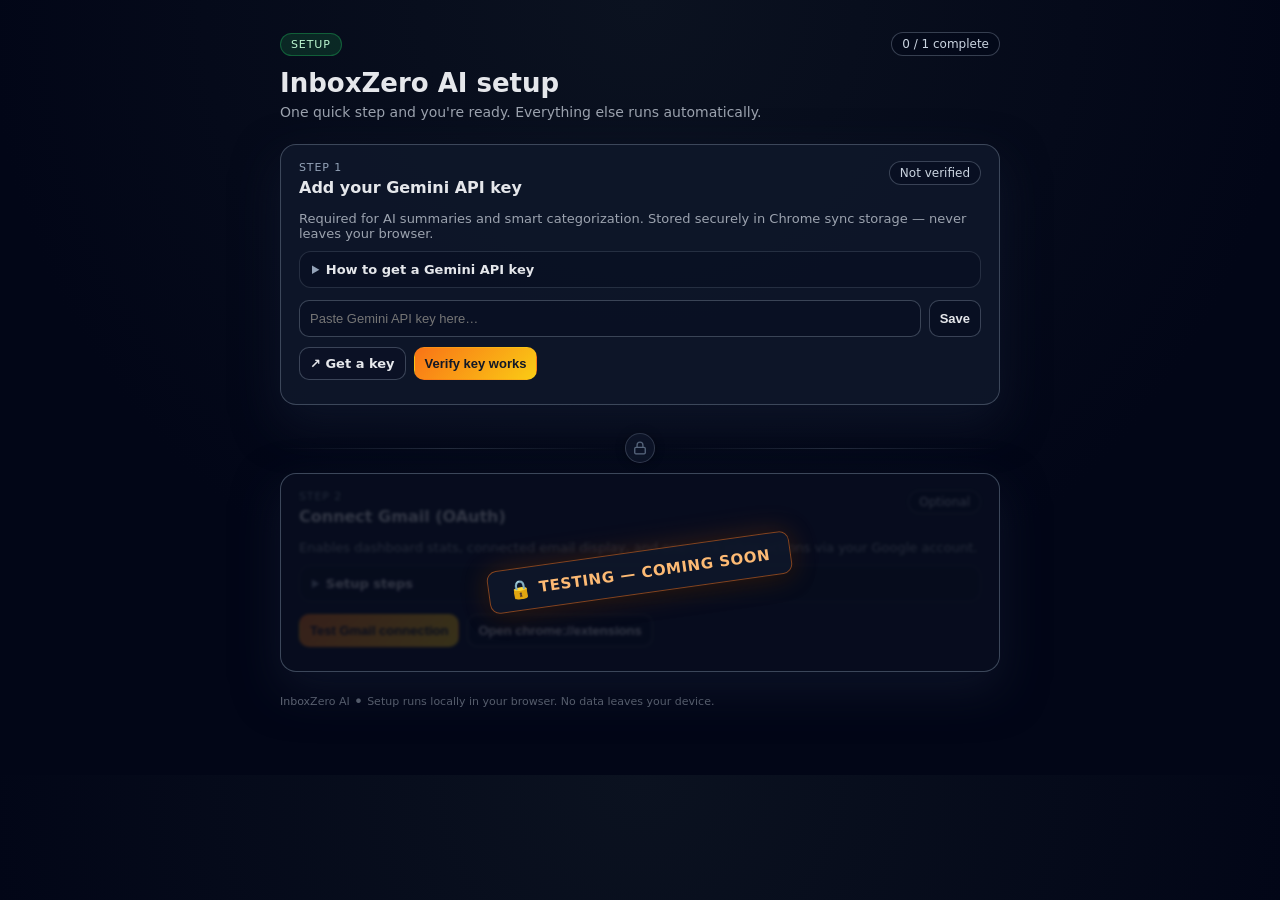
<file: onboarding/index.html>
<!DOCTYPE html>
<html lang="en">
<head>
  <meta charset="UTF-8">
  <title>InboxZero AI – Setup</title>
  <link rel="stylesheet" href="onboarding.css">
</head>
<body>
  <div class="page">
    <header class="hero">
      <div class="hero-top">
        <div class="hero-badge">Setup</div>
        <div id="progressPill" class="pill">0 / 1 complete</div>
      </div>
      <h1>InboxZero AI setup</h1>
      <p class="hero-sub">One quick step and you're ready. Everything else runs automatically.</p>
    </header>

    <main>
      <!-- STEP 1: Gemini API Key (active, required) -->
      <section id="stepGemini" class="card step-card">
        <div class="step-head">
          <div>
            <div class="step-kicker">Step 1</div>
            <h2>Add your Gemini API key</h2>
          </div>
          <div id="statusGemini" class="status pending">Not verified</div>
        </div>

        <p class="subtle">
          Required for AI summaries and smart categorization. Stored securely in Chrome sync storage — never leaves your browser.
        </p>

        <details class="details">
          <summary>How to get a Gemini API key</summary>
          <ol class="steps">
            <li>Open <a href="https://aistudio.google.com/app/apikey" target="_blank" rel="noreferrer">Google AI Studio – API Keys</a>.</li>
            <li>Sign in with any Google account.</li>
            <li>Click <strong>Create API key</strong> and copy it.</li>
            <li>Paste it below and click <strong>Save</strong>.</li>
            <li>Click <strong>Verify key works</strong> to complete setup.</li>
          </ol>
          <p class="hint">
            <strong>NO_API_KEY</strong> → click Save before verifying.<br>
            <strong>API error 4xx/5xx</strong> → key is invalid or rate-limited. Create a new one.
          </p>
        </details>

        <div class="input-row">
          <input id="geminiKeyInput" class="text-input" placeholder="Paste Gemini API key here…">
          <button id="btnSaveGeminiKey" class="btn">Save</button>
        </div>

        <div class="actions">
          <a class="btn link" href="https://aistudio.google.com/app/apikey" target="_blank" rel="noreferrer">↗ Get a key</a>
          <button id="btnTestGemini" class="btn primary">Verify key works</button>
        </div>
        <div id="msgGemini" class="msg"></div>
      </section>

      <!-- STEP 2: OAuth — Coming Soon -->
      <div class="coming-soon-wrapper">
        <div class="divider-lock">
          <div class="divider-line"></div>
          <div class="divider-icon" title="Requires OAuth — coming soon">
            <svg width="14" height="14" viewBox="0 0 24 24" fill="none" stroke="currentColor" stroke-width="2.2" stroke-linecap="round" stroke-linejoin="round">
              <rect x="3" y="11" width="18" height="11" rx="2" ry="2"></rect>
              <path d="M7 11V7a5 5 0 0 1 10 0v4"></path>
            </svg>
          </div>
          <div class="divider-line"></div>
        </div>

        <section id="stepOAuth" class="card step-card oauth-card">
          <div class="step-head">
            <div>
              <div class="step-kicker">Step 2</div>
              <h2>Connect Gmail (OAuth)</h2>
            </div>
            <div class="status pending">Optional</div>
          </div>

          <p class="subtle">
            Enables dashboard stats, connected email display, and one-click inbox actions via your Google account.
          </p>

          <details class="details">
            <summary>Setup steps</summary>
            <ol class="steps">
              <li>Create a project in Google Cloud Console.</li>
              <li>Enable <strong>Gmail API</strong> for that project.</li>
              <li>Set up the <strong>OAuth consent screen</strong> (External, Testing mode, add your Gmail as test user).</li>
              <li>Create an OAuth client ID for <strong>Chrome Extension</strong>.</li>
              <li>Paste your extension ID from <code>chrome://extensions</code> as the Item ID.</li>
              <li>Copy the OAuth <strong>Client ID</strong> into <code>manifest.json</code> under <code>oauth2.client_id</code>.</li>
              <li>Reload the extension and click <strong>Test Gmail connection</strong>.</li>
            </ol>
          </details>

          <div class="actions">
            <button id="btnTestOAuth" class="btn primary">Test Gmail connection</button>
            <button id="btnOpenExtensions" class="btn">Open chrome://extensions</button>
          </div>
          <div id="msgOAuth" class="msg"></div>

          <!-- Coming Soon overlay -->
          <div class="coming-soon-overlay">
            <div class="coming-soon-badge">
              <span class="cs-icon">🔒</span>
              <span class="cs-text">Testing — Coming Soon</span>
            </div>
          </div>
        </section>
      </div>

      <!-- Done card -->
      <section id="doneCard" class="card done-card hidden">
        <div class="done-top">
          <div class="status success">✓ All set</div>
          <div class="pill">1 / 1 complete</div>
        </div>
        <h2>Setup complete</h2>
        <p class="subtle">Your Gemini key is verified. Open Gmail and InboxZero AI will enhance every email automatically.</p>
        <div class="actions">
          <a href="https://mail.google.com/" target="_blank" rel="noreferrer" class="btn primary">Open Gmail →</a>
        </div>
        <div class="hint">Tip: Pin the extension to your toolbar so the dashboard is one click away.</div>
      </section>
    </main>

    <footer class="footer">
      <span>InboxZero AI</span>
      <span class="dot">•</span>
      <span>Setup runs locally in your browser. No data leaves your device.</span>
    </footer>
  </div>

  <script src="onboarding.js"></script>
</body>
</html>
</file>
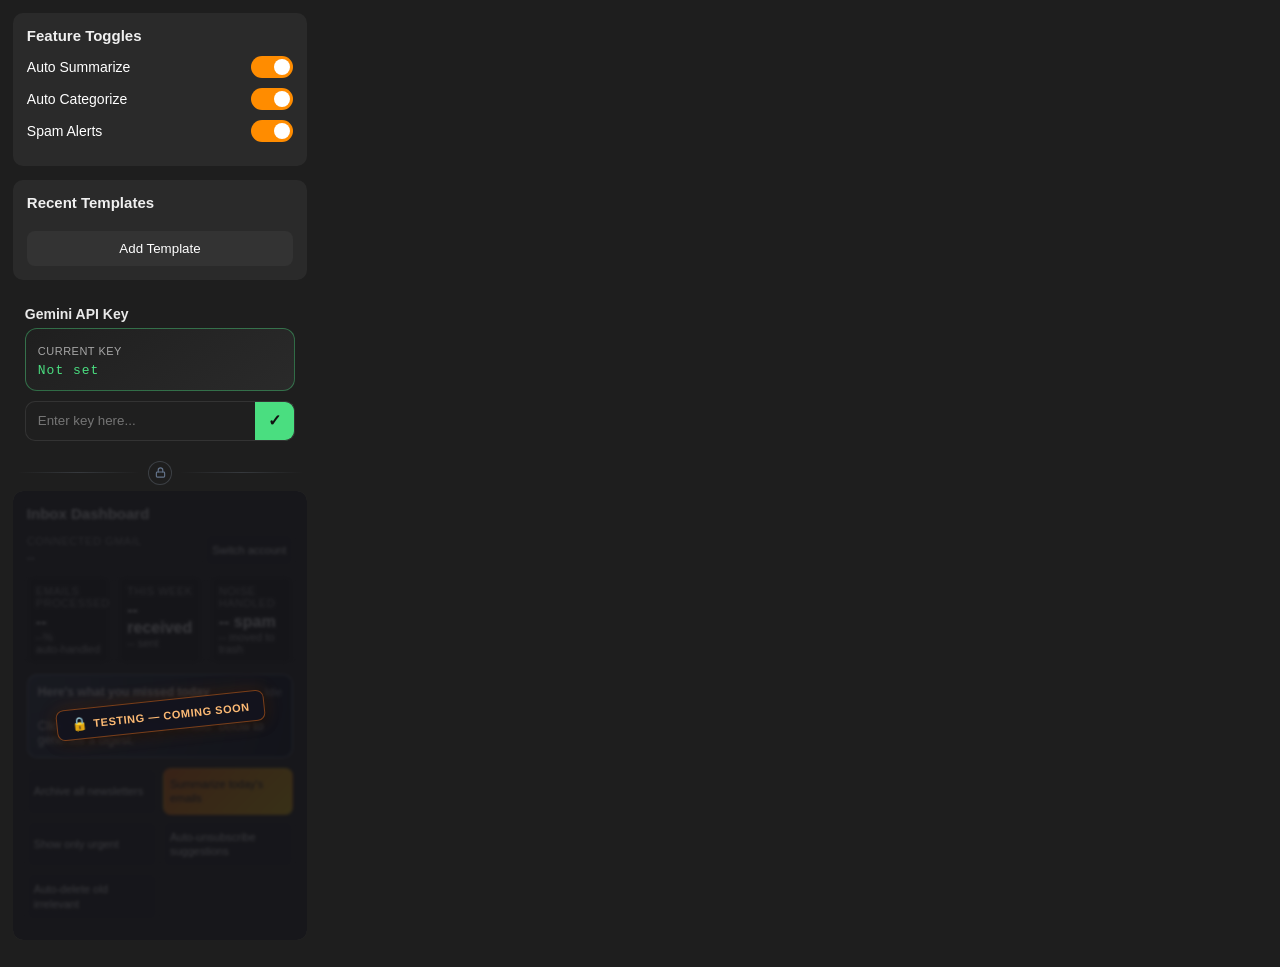
<file: popup/popup.html>
<!DOCTYPE html>
<html lang="en">
<head>
    <meta charset="UTF-8">
    <title>InboxZero AI</title>
    <link rel="stylesheet" href="popup.css">
</head>
<body>
    <div class="container">

        <!-- FEATURE TOGGLES -->
        <div class="section">
            <h2>Feature Toggles</h2>
            <div class="toggle-row">
                <span>Auto Summarize</span>
                <label class="switch">
                    <input type="checkbox" id="toggleSummarize" checked>
                    <span class="slider"></span>
                </label>
            </div>
            <div class="toggle-row">
                <span>Auto Categorize</span>
                <label class="switch">
                    <input type="checkbox" id="toggleCategorize" checked>
                    <span class="slider"></span>
                </label>
            </div>
            <div class="toggle-row">
                <span>Spam Alerts</span>
                <label class="switch">
                    <input type="checkbox" id="toggleSpam" checked>
                    <span class="slider"></span>
                </label>
            </div>
        </div>

        <!-- TEMPLATES -->
        <div class="section">
            <h2>Recent Templates</h2>
            <div class="template-list" id="templateList"></div>
            <div class="template-area">
                <button class="template-btn" id="addTemplateBtn">Add Template</button>
                <div class="template-wrap" id="addTemplateWrap">
                    <input id="templateInput" class="template-input" placeholder="Type template text here...">
                    <button class="template-send" id="saveTemplate">✓</button>
                    <button class="template-cancel" id="cancelTemplate">✕</button>
                </div>
            </div>
        </div>

        <!-- API KEY -->
        <div class="api-section">
            <div class="api-header">
                <h3>Gemini API Key</h3>
            </div>
            <div id="keyContainer" class="key-container">
                <span class="key-label">Current Key</span>
                <div id="keyDisplay" class="key-display">Not set</div>
            </div>
            <div class="api-input-row">
                <input id="apiInput" class="api-input" placeholder="Enter key here...">
                <button id="saveKey" class="api-send">✓</button>
            </div>
        </div>

        <!-- DIVIDER: OAuth lock -->
        <div class="popup-divider-lock">
            <div class="popup-divider-line"></div>
            <div class="popup-divider-icon" title="Requires OAuth — coming soon">
                <svg width="11" height="11" viewBox="0 0 24 24" fill="none" stroke="currentColor" stroke-width="2.5" stroke-linecap="round" stroke-linejoin="round">
                    <rect x="3" y="11" width="18" height="11" rx="2" ry="2"></rect>
                    <path d="M7 11V7a5 5 0 0 1 10 0v4"></path>
                </svg>
            </div>
            <div class="popup-divider-line"></div>
        </div>

        <!-- DASHBOARD (OAuth-gated, Coming Soon) -->
        <div class="section popup-oauth-section">
            <h2>Inbox Dashboard</h2>

            <div class="account-row">
                <div class="account-left">
                    <div class="metric-label">Connected Gmail</div>
                    <div id="connectedEmail" class="account-email">--</div>
                </div>
                <button id="switchGmailBtn" class="qa-btn">Switch account</button>
            </div>

            <div class="metrics-grid">
                <div class="metric-card">
                    <div class="metric-label">Emails processed</div>
                    <div id="metricEmailsProcessed" class="metric-value">--</div>
                    <div id="metricAutoHandled" class="metric-sub">--% auto‑handled</div>
                </div>
                <div class="metric-card">
                    <div class="metric-label">This week</div>
                    <div id="metricWeekReceived" class="metric-value">-- received</div>
                    <div id="metricWeekSent" class="metric-sub">-- sent</div>
                </div>
                <div class="metric-card">
                    <div class="metric-label">Noise handled</div>
                    <div id="metricSpam" class="metric-value">-- spam</div>
                    <div id="metricTrash" class="metric-sub">-- moved to trash</div>
                </div>
            </div>

            <div class="ai-panel">
                <div class="ai-panel-header">
                    <span class="ai-title">Here's what you missed today</span>
                    <span id="aiSummaryStatus" class="ai-status">Idle</span>
                </div>
                <div id="aiSummaryBody" class="ai-body">
                    Click "Summarize today's emails" below to generate a digest.
                </div>
            </div>

            <div class="quick-actions">
                <button id="actionArchiveNewsletters" class="qa-btn">Archive all newsletters</button>
                <button id="actionSummarizeToday" class="qa-btn primary">Summarize today's emails</button>
                <button id="actionShowUrgent" class="qa-btn">Show only urgent</button>
                <button id="actionAutoUnsub" class="qa-btn">Auto‑unsubscribe suggestions</button>
                <button id="actionAutoDeleteOld" class="qa-btn">Auto‑delete old irrelevant</button>
            </div>

            <div id="dashboardStatus" class="dashboard-status"></div>

            <!-- Coming Soon overlay -->
            <div class="popup-coming-soon-overlay">
                <div class="popup-coming-soon-badge">
                    <span class="pcs-icon">🔒</span>
                    <span class="pcs-text">Testing — Coming Soon</span>
                </div>
            </div>
        </div>

    </div>
    <script src="popup.js"></script>
</body>
</html>
</file>
<file: onboarding/onboarding.css>
body {
  margin: 0;
  font-family: system-ui, -apple-system, BlinkMacSystemFont, "SF Pro Text", Roboto, sans-serif;
  background: radial-gradient(circle at top, #0b1220, #020617 65%);
  color: #e5e7eb;
}

.page {
  max-width: 720px;
  margin: 32px auto;
  padding: 0 16px 32px;
}

.hero {
  margin-bottom: 24px;
}

.hero-top {
  display: flex;
  align-items: center;
  justify-content: space-between;
  gap: 10px;
}

.hero-badge {
  display: inline-flex;
  align-items: center;
  padding: 4px 10px;
  border-radius: 999px;
  font-size: 11px;
  letter-spacing: 0.08em;
  text-transform: uppercase;
  background: rgba(34, 197, 94, 0.15);
  color: #bbf7d0;
  border: 1px solid rgba(34, 197, 94, 0.35);
}

.pill {
  display: inline-flex;
  align-items: center;
  padding: 4px 10px;
  border-radius: 999px;
  font-size: 12px;
  color: #cbd5e1;
  border: 1px solid rgba(148, 163, 184, 0.35);
  background: rgba(2, 6, 23, 0.35);
}

.hero h1 {
  margin: 12px 0 6px;
  font-size: 26px;
  font-weight: 650;
}

.hero-sub {
  margin: 0;
  font-size: 14px;
  color: #9ca3af;
}

main {
  display: flex;
  flex-direction: column;
  gap: 16px;
}

.card {
  background: rgba(15, 23, 42, 0.92);
  border-radius: 16px;
  border: 1px solid rgba(148, 163, 184, 0.35);
  padding: 16px 18px 14px;
  box-shadow:
    0 18px 45px rgba(15, 23, 42, 0.8),
    0 0 0 1px rgba(15, 23, 42, 0.9) inset;
}

.card h2 {
  margin: 0 0 8px;
  font-size: 16px;
  font-weight: 600;
}

.step-card {
  position: relative;
}

.step-head {
  display: flex;
  align-items: flex-start;
  justify-content: space-between;
  gap: 10px;
  margin-bottom: 6px;
}

.step-kicker {
  font-size: 11px;
  color: #94a3b8;
  text-transform: uppercase;
  letter-spacing: 0.08em;
  margin-bottom: 4px;
}

.status {
  display: inline-flex;
  align-items: center;
  padding: 4px 10px;
  border-radius: 999px;
  font-size: 12px;
  border: 1px solid rgba(148, 163, 184, 0.35);
  color: #cbd5e1;
  background: rgba(2, 6, 23, 0.35);
  white-space: nowrap;
}

.status.pending {
  border-color: rgba(148, 163, 184, 0.35);
  color: #cbd5e1;
}

.status.success {
  border-color: rgba(34, 197, 94, 0.45);
  background: rgba(34, 197, 94, 0.12);
  color: #bbf7d0;
}

.status.error {
  border-color: rgba(239, 68, 68, 0.5);
  background: rgba(239, 68, 68, 0.12);
  color: #fecaca;
}

.subtle {
  margin: 0 0 10px;
  font-size: 13px;
  color: #9ca3af;
}

.details {
  margin: 10px 0 12px;
  border-radius: 12px;
  border: 1px solid rgba(148, 163, 184, 0.2);
  background: rgba(2, 6, 23, 0.25);
  padding: 10px 12px;
}

.details summary {
  cursor: pointer;
  font-size: 13px;
  color: #e5e7eb;
  font-weight: 600;
}

.details summary::marker {
  color: #94a3b8;
}

.actions {
  display: flex;
  gap: 8px;
  flex-wrap: wrap;
  align-items: center;
}

.btn {
  appearance: none;
  border: 1px solid rgba(148, 163, 184, 0.35);
  background: rgba(2, 6, 23, 0.35);
  color: #e5e7eb;
  border-radius: 10px;
  padding: 8px 10px;
  font-size: 13px;
  font-weight: 600;
  cursor: pointer;
  text-decoration: none;
  display: inline-flex;
  align-items: center;
  justify-content: center;
  gap: 6px;
}

.btn:hover {
  filter: brightness(1.05);
}

.btn:disabled {
  opacity: 0.55;
  cursor: not-allowed;
}

.btn.primary {
  border-color: transparent;
  background: linear-gradient(135deg, #f97316, #facc15);
  color: #111827;
}

.btn.link {
  background: rgba(2, 6, 23, 0.15);
}

.input-row {
  display: grid;
  grid-template-columns: 1fr auto;
  gap: 8px;
  margin: 10px 0 10px;
}

.text-input {
  width: 100%;
  border-radius: 10px;
  border: 1px solid rgba(148, 163, 184, 0.35);
  background: rgba(2, 6, 23, 0.25);
  color: #e5e7eb;
  padding: 10px 10px;
  font-size: 13px;
  outline: none;
  box-sizing: border-box;
}

.text-input:focus {
  border-color: rgba(56, 189, 248, 0.6);
  box-shadow: 0 0 0 3px rgba(56, 189, 248, 0.12);
}

.msg {
  margin-top: 10px;
  font-size: 12px;
  color: #9ca3af;
  white-space: pre-wrap;
}

.msg.ok {
  color: #bbf7d0;
}

.msg.err {
  color: #fecaca;
}

.msg.warn {
  color: #fde68a;
}

.disabled {
  opacity: 0.6;
  pointer-events: none;
  filter: grayscale(0.2);
}

.done-card {
  border-color: rgba(34, 197, 94, 0.35);
}

.done-top {
  display: flex;
  justify-content: space-between;
  align-items: center;
  gap: 10px;
  margin-bottom: 8px;
}

.hidden {
  display: none;
}

.steps {
  padding-left: 20px;
  margin: 6px 0 4px;
  font-size: 14px;
  color: #e5e7eb;
}

.steps li {
  margin-bottom: 4px;
}

.steps ul {
  margin: 4px 0 0;
  padding-left: 18px;
  font-size: 13px;
  color: #cbd5f5;
}

.hint {
  margin: 6px 0 0;
  font-size: 12px;
  color: #9ca3af;
}

a {
  color: #38bdf8;
  text-decoration: none;
}

a:hover {
  text-decoration: underline;
}

.feature-list {
  margin: 4px 0 0;
  padding-left: 18px;
  font-size: 14px;
  color: #e5e7eb;
}

.feature-list li {
  margin-bottom: 4px;
}

.footer {
  margin-top: 20px;
  font-size: 11px;
  color: #6b7280;
  display: flex;
  align-items: center;
  gap: 4px;
}

.dot {
  font-size: 16px;
}

@media (max-width: 640px) {
  .page {
    margin-top: 20px;
  }
  .input-row {
    grid-template-columns: 1fr;
  }
}


/* ── Coming-Soon wrapper & divider ─────────────────────────── */
.coming-soon-wrapper {
  display: flex;
  flex-direction: column;
  gap: 0;
}

.divider-lock {
  display: flex;
  align-items: center;
  gap: 10px;
  padding: 12px 0 10px;
}

.divider-line {
  flex: 1;
  height: 1px;
  background: linear-gradient(90deg, transparent, rgba(148,163,184,0.25), transparent);
}

.divider-icon {
  display: flex;
  align-items: center;
  justify-content: center;
  width: 28px;
  height: 28px;
  border-radius: 50%;
  background: rgba(15,23,42,0.95);
  border: 1px solid rgba(148,163,184,0.3);
  color: #64748b;
  flex-shrink: 0;
  box-shadow: 0 0 10px rgba(0,0,0,0.4);
}

/* ── OAuth card with dim overlay ───────────────────────────── */
.oauth-card {
  position: relative;
  overflow: hidden;
}

/* Blur & dim the card contents */
.oauth-card > *:not(.coming-soon-overlay) {
  filter: blur(1.5px);
  opacity: 0.45;
  pointer-events: none;
  user-select: none;
}

/* The overlay itself */
.coming-soon-overlay {
  position: absolute;
  inset: 0;
  background: rgba(2, 6, 23, 0.55);
  display: flex;
  align-items: center;
  justify-content: center;
  border-radius: inherit;
  z-index: 10;
  pointer-events: none;
}

/* Slanted badge */
.coming-soon-badge {
  display: flex;
  align-items: center;
  gap: 8px;
  transform: rotate(-8deg);
  background: rgba(15, 23, 42, 0.92);
  border: 1px solid rgba(249,115,22,0.5);
  border-radius: 10px;
  padding: 10px 20px;
  box-shadow:
    0 0 30px rgba(249,115,22,0.2),
    0 4px 20px rgba(0,0,0,0.5);
}

.cs-icon {
  font-size: 18px;
}

.cs-text {
  font-size: 15px;
  font-weight: 700;
  color: #fdba74;
  letter-spacing: 0.04em;
  text-transform: uppercase;
}
</file>
<file: popup/popup.css>
body {
    margin: 0;
    width: 320px;
    font-family: Arial, sans-serif;
    background: #1e1e1e;
    color: #fff;
    border-radius: 3mm;
}

.container {
    padding: 1vw;
}

.section {
    background: #2a2a2a;
    border-radius: 10px;
    padding: 14px;
    margin-bottom: 14px;
}

.section h2 {
    margin: 0 0 12px;
    font-size: 15px;
    font-weight: 600;
    color: #f0f0f0;
}

.toggle-row {
    display: flex;
    justify-content: space-between;
    align-items: center;
    margin: 10px 0;
    font-size: 14px;
}

/* SWITCH */
.switch {
    position: relative;
    width: 42px;
    height: 22px;
}

.switch input {
    display: none;
}

.slider {
    position: absolute;
    inset: 0;
    background: #555;
    border-radius: 34px;
    transition: .35s;
    cursor: pointer;
}

.slider:before {
    content: "";
    position: absolute;
    height: 16px;
    width: 16px;
    left: 3px;
    bottom: 3px;
    background: white;
    border-radius: 50%;
    transition: .35s;
}

input:checked+.slider {
    background: #ff8c00;
}

input:checked+.slider:before {
    transform: translateX(20px);
}

/* TEMPLATE LIST */
.template-list {
    max-height: 140px;
    overflow-y: auto;
    padding-right: 4px;
}

.template-box {
    position: relative;
    background: #333;
    border-radius: 8px;
    padding: 10px;
    margin-bottom: 8px;
    font-size: 13px;
    white-space: nowrap;
    overflow: hidden;
    text-overflow: ellipsis;
    cursor: pointer;
    transition: background .2s, box-shadow .25s, font-weight .2s, border .2s;
    border: 1px solid transparent;
}

.template-box::after {
    content: "";
    position: absolute;
    top: 0;
    left: -100%;
    width: 60%;
    height: 100%;
    background: linear-gradient(120deg,
            transparent,
            rgba(255, 255, 255, .18),
            transparent);
    transition: left 1.5s ease;
}

.template-box:hover {
    background: #3d3d3d;
    font-weight: bold;
    box-shadow: 0 0 8px rgba(255, 255, 255, .12);
    border: 1px solid rgba(255, 255, 255, .08);
}

.template-box:hover::after {
    left: 140%;
}

/* Scrollbar */
.template-list::-webkit-scrollbar {
    width: 6px;
}

.template-list::-webkit-scrollbar-thumb {
    background: #555;
    border-radius: 6px;
}

/* Stats */
.placeholder {
    font-size: 13px;
    color: #bbb;
}

/* DASHBOARD */
.metrics-grid {
    display: grid;
    grid-template-columns: repeat(3, minmax(0, 1fr));
    gap: 8px;
    margin-bottom: 10px;
}

.metric-card {
    background: #222;
    border-radius: 8px;
    padding: 8px;
    border: 1px solid rgba(255,255,255,0.06);
}

.metric-label {
    font-size: 11px;
    text-transform: uppercase;
    letter-spacing: .05em;
    color: #999;
    margin-bottom: 4px;
}

.metric-value {
    font-size: 16px;
    font-weight: 700;
    color: #f5f5f5;
}

.metric-sub {
    font-size: 11px;
    color: #bbb;
}

.ai-panel {
    margin-top: 8px;
    padding: 10px;
    border-radius: 10px;
    background: radial-gradient(circle at top left, #374151, #111827);
    border: 1px solid rgba(148, 163, 184, 0.6);
}

.ai-panel-header {
    display: flex;
    justify-content: space-between;
    align-items: center;
    margin-bottom: 6px;
}

.ai-title {
    font-size: 12px;
    font-weight: 600;
    color: #e5e7eb;
}

.ai-status {
    font-size: 11px;
    color: #9ca3af;
}

.ai-body {
    font-size: 12px;
    color: #e5e7eb;
    white-space: pre-line;
}

.quick-actions {
    margin-top: 10px;
    display: grid;
    grid-template-columns: repeat(2, minmax(0, 1fr));
    gap: 6px;
}

.qa-btn {
    background: #27272a;
    border-radius: 8px;
    border: 1px solid rgba(255,255,255,0.06);
    color: #f9fafb;
    font-size: 11px;
    padding: 8px 6px;
    cursor: pointer;
    text-align: left;
    line-height: 1.3;
}

.qa-btn.primary {
    background: linear-gradient(135deg, #f97316, #facc15);
    color: #111827;
    border-color: transparent;
}

.qa-btn:hover {
    filter: brightness(1.08);
}

.dashboard-status {
    margin-top: 6px;
    font-size: 11px;
    color: #9ca3af;
}

.account-row {
    display: flex;
    justify-content: space-between;
    align-items: center;
    gap: 8px;
    margin-bottom: 10px;
}

.account-left {
    min-width: 0;
}

.account-email {
    font-size: 12px;
    color: #e5e7eb;
    white-space: nowrap;
    overflow: hidden;
    text-overflow: ellipsis;
    max-width: 200px;
}

/* API */
.template-area {
    margin-top: 8px;
}

.template-btn {
    width: 100%;
    background: #333;
    border: none;
    padding: 10px;
    border-radius: 8px;
    color: white;
    cursor: pointer;
    transition: .2s;
}

.api-btn:hover {
    background: #444;
}

.template-wrap {
    display: none;
    position: relative;
}

.template-send {
    position: absolute;
    right: 6px;
    top: 50%;
    transform: translateY(-50%);
    border: none;
    background: #ff8c00;
    color: white;
    font-size: 11px;
    padding: 4px 7px;
    border-radius: 5px;
    cursor: pointer;
}

/* delete icon */
.template-delete {
    position: absolute;
    right: 8px;
    top: 50%;
    transform: translateY(-50%);
    font-size: 12px;
    opacity: .6;
    cursor: pointer;
}

.template-delete:hover {
    opacity: 1;
}

/* empty state */
.no-templates {
    text-align: center;
    color: #888;
    font-size: 13px;
    padding: 10px 0;
}

.template-cancel {
    position: absolute;
    right: 34px;
    top: 50%;
    transform: translateY(-50%);
    border: none;
    background: #e74c3c;
    color: white;
    font-size: 11px;
    padding: 4px 7px;
    border-radius: 5px;
    cursor: pointer;
}

#addTemplateWrap {
    display: none;
}

.current-key {
    margin-top: 6px;
    font-size: 12px;
    color: #aaa;
    word-break: break-all;
    opacity: .85;
    color: #cc3333;
}

.current-key span {
    color: #fff;
    font-weight: bold;
}

.api-section {
    padding: 12px;
}

.api-header h3 {
    margin: 0 0 6px 0;
    font-size: 14px;
    font-weight: 600;
    opacity: 0.9;
}

/* Base key container styling */
.key-container {
    margin-bottom: 10px;
    padding: 12px;
    border-radius: 12px;
    background: linear-gradient(145deg, #1f1f1f, #2a2a2a);
    border: 1px solid rgba(74, 222, 128, 0.4);
    cursor: pointer;
    transition: all 0.2s ease;

    /* Always pulsing */
    animation: keyPulse 2.8s ease-in-out infinite;
}

/* Faster + stronger pulse on hover */
.key-container:hover {
    animation: keyPulseHover 1.2s ease-in-out infinite;
    border: 1px solid #4ade80;
}

/* Normal pulse */
@keyframes keyPulse {
    0% {
        box-shadow: 0 0 0px rgba(74, 222, 128, 0.2);
    }

    50% {
        box-shadow:
            0 0 10px rgba(74, 222, 128, 0.6),
            0 0 25px rgba(74, 222, 128, 0.3);
    }

    100% {
        box-shadow: 0 0 0px rgba(74, 222, 128, 0.2);
    }
}

/* Faster, stronger hover pulse */
@keyframes keyPulseHover {
    0% {
        box-shadow: 0 0 5px rgba(74, 222, 128, 0.5);
    }

    50% {
        box-shadow:
            0 0 18px rgba(74, 222, 128, 1),
            0 0 35px rgba(74, 222, 128, 0.7);
    }

    100% {
        box-shadow: 0 0 5px rgba(74, 222, 128, 0.5);
    }
}

.key-label {
    font-size: 11px;
    opacity: 0.6;
    letter-spacing: 0.5px;
    text-transform: uppercase;
}

.key-display {
    margin-top: 4px;
    font-family: monospace;
    font-size: 13px;
    word-break: break-all;
    color: #4ade80;
    /* soft green */
    letter-spacing: 1px;
}

.api-input-row {
    display: grid;
    grid-template-columns: 1fr 40px;
    gap: 0; /* remove separation */
    margin-top: 10px;
}

.api-input {
    height: 40px;
    padding: 0 12px;

    border: 1px solid #333;
    border-right: none;
    border-radius: 10px 0 0 10px;

    background: #1f1f1f;
    color: white;
    box-sizing: border-box;
}

.api-send {
    height: 40px;
    width: 40px;

    border: 1px solid #333;
    border-left: none;
    border-radius: 0 10px 10px 0;

    background: #4ade80;
    color: #111;
    font-weight: bold;
    font-size: 16px;

    display: flex;
    align-items: center;
    justify-content: center;

    cursor: pointer;
    transition: background 0.2s ease;
}

.api-send:hover {
    background: #22c55e;
}
/* ── Popup OAuth lock divider ─────────────────────────────── */
.popup-divider-lock {
    display: flex;
    align-items: center;
    gap: 8px;
    padding: 8px 4px 6px;
}

.popup-divider-line {
    flex: 1;
    height: 1px;
    background: linear-gradient(90deg, transparent, rgba(148,163,184,0.2), transparent);
}

.popup-divider-icon {
    display: flex;
    align-items: center;
    justify-content: center;
    width: 22px;
    height: 22px;
    border-radius: 50%;
    background: #1e1e1e;
    border: 1px solid rgba(148,163,184,0.25);
    color: #64748b;
    flex-shrink: 0;
}

/* ── Popup OAuth Coming Soon section ─────────────────────── */
.popup-oauth-section {
    position: relative;
    overflow: hidden;
}

.popup-oauth-section > *:not(.popup-coming-soon-overlay) {
    filter: blur(1.5px);
    opacity: 0.4;
    pointer-events: none;
    user-select: none;
}

.popup-coming-soon-overlay {
    position: absolute;
    inset: 0;
    background: rgba(10, 10, 18, 0.6);
    display: flex;
    align-items: center;
    justify-content: center;
    border-radius: inherit;
    z-index: 10;
    pointer-events: none;
}

.popup-coming-soon-badge {
    display: flex;
    align-items: center;
    gap: 6px;
    transform: rotate(-6deg);
    background: rgba(20, 20, 30, 0.95);
    border: 1px solid rgba(249,115,22,0.45);
    border-radius: 8px;
    padding: 7px 14px;
    box-shadow:
        0 0 20px rgba(249,115,22,0.15),
        0 3px 12px rgba(0,0,0,0.6);
}

.pcs-icon {
    font-size: 13px;
}

.pcs-text {
    font-size: 11px;
    font-weight: 700;
    color: #fdba74;
    letter-spacing: 0.05em;
    text-transform: uppercase;
}
</file>
